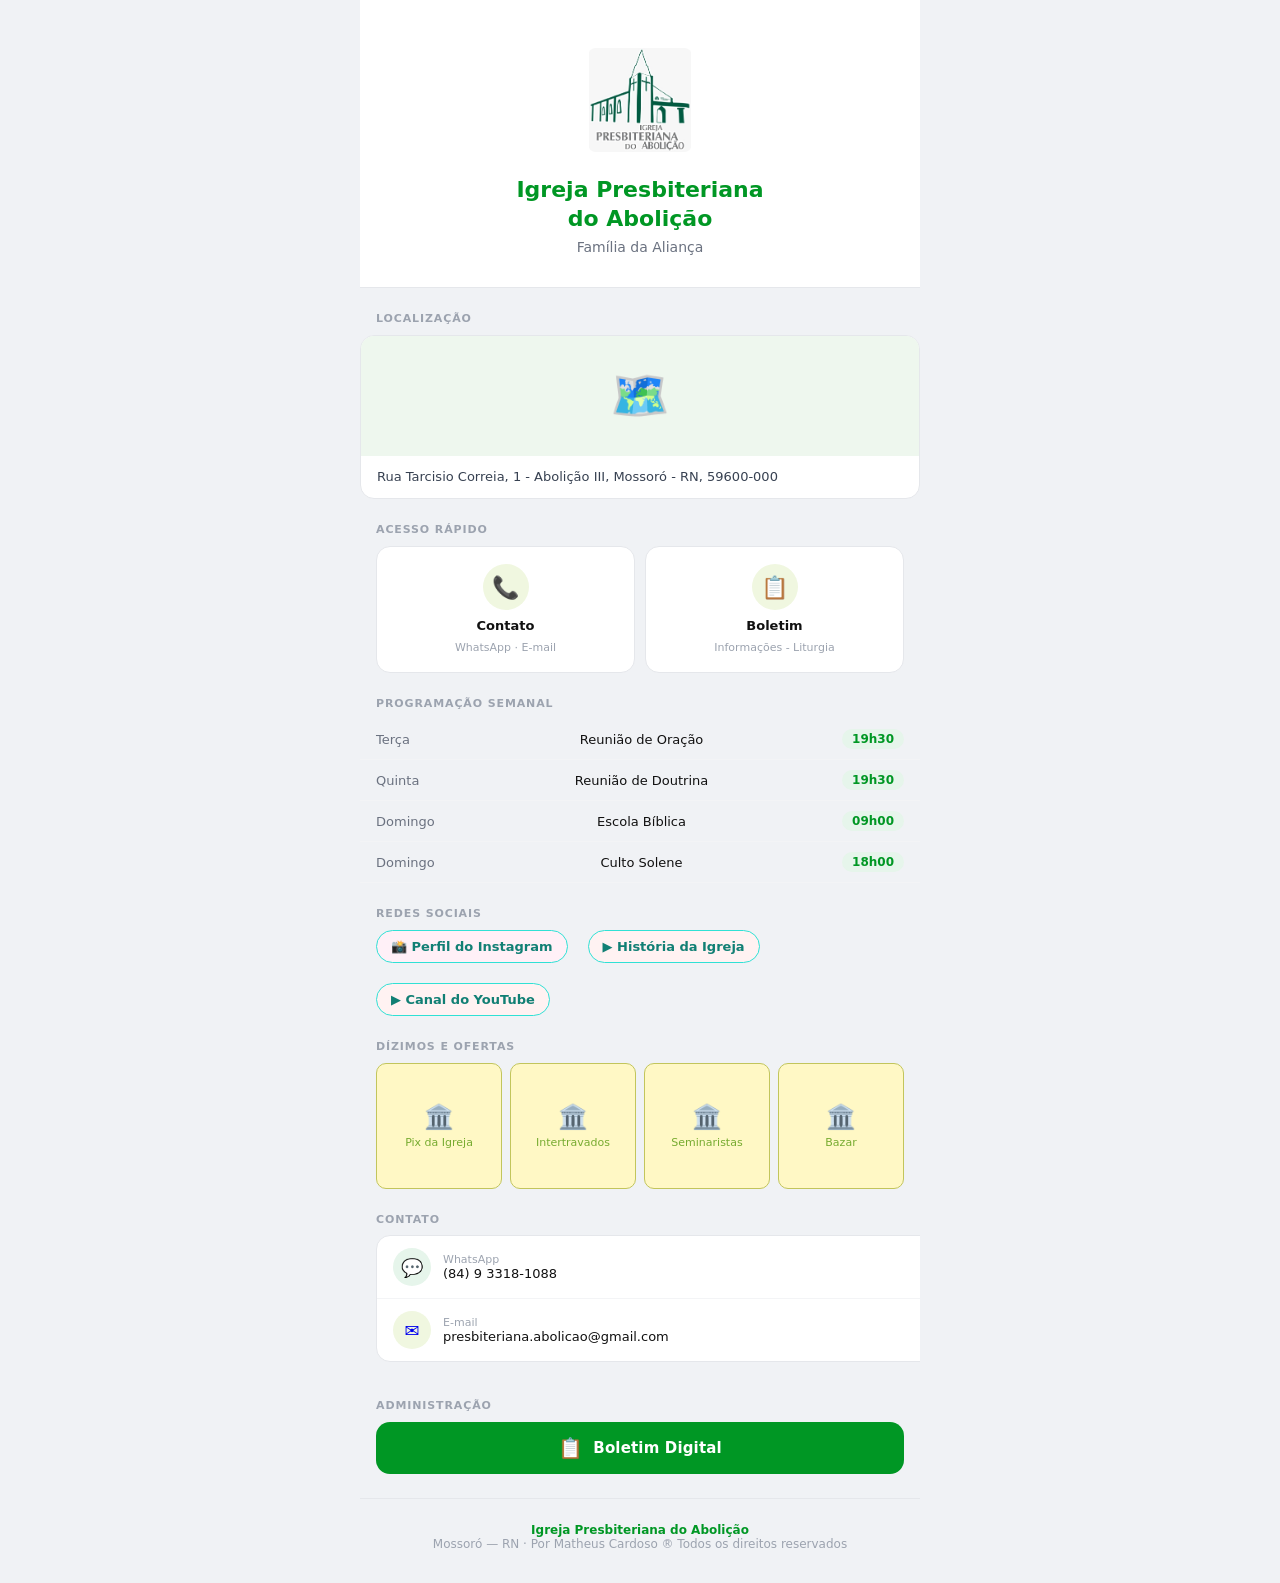
<file: index.html>
<!DOCTYPE html>
<html lang="pt-BR">
<head>
<meta charset="UTF-8">
<meta name="viewport" content="width=device-width, initial-scale=1.0">
<link rel="stylesheet" href="style.css">
<title>Igreja Presbiteriana do Abolição</title>
</head>
<body>

<!-- logo da igreja -->
<header class="logo">
    <img src="fotos/logo-verde.jpg" alt="Logo da Igreja Presbiteriana do Abolição">
        <h1>Igreja Presbiteriana<br>do Abolição</h1>
        <p>Família da Aliança</p>
    </header>

    <!-- vou trocar o versículo de posição com o mapa -->
    <!-- mapa -->
    <p class="section-label" id="mapa">Localização</p>
    <a class="map-card" href="https://maps.app.goo.gl/unHFGC5eE3q3Tww86" target="_blank">
        <div class="map-preview">🗺️</div>
        <div class="map-info">
        <div class="addr">Rua Tarcisio Correia, 1 - Abolição III, Mossoró - RN, 59600-000</div>
        </div>
    </a>
    <!-- versículo da semana 
    <div class="versiculo">
        <p>"Porque Deus amou o mundo de tal maneira que deu o seu Filho unigênito, para todo o que nele crê não pereça, mas tenha a vida eterna."</p>
        <span>João 3:16 - Versículo da semana</span>
    </div> -->

    <!-- acesso rápido -->
    <p class="section-label">Acesso rápido</p>
    <div class="grid-2">
        <!--<a class="action-card" href="#mapa">
            <div class="icon-wrap ic-g1">📍</div>
            <div class="title">Como chegar</div>
            <div class="sub">Ver endereço</div>
        </a>-->
        <a class="action-card" href="#contato">
            <div class="icon-wrap ic-g2">📞</div>
            <div class="title">Contato</div>
            <div class="sub">WhatsApp · E-mail</div>
        </a>
        <a class="action-card" href="#contato">
            <div class="icon-wrap ic-g2">📋</div>
            <div class="title">Boletim</div>
            <div class="sub">Informações - Liturgia</div>
        </a> 
    </div>

    <!-- programação -->
    <p class="section-label">Programação semanal</p>
    <div class="schedule-row">
        <span class="day">Terça</span>
        <span class="name">Reunião de Oração</span>
        <span class="time">19h30</span>
    </div>
    <div class="schedule-row">
        <span class="day">Quinta</span>
        <span class="name">Reunião de Doutrina</span>
        <span class="time">19h30</span>
    </div>
    <div class="schedule-row">
        <span class="day">Domingo</span>
        <span class="name">Escola Bíblica</span>
        <span class="time">09h00</span>
    </div>
    <div class="schedule-row">
        <span class="day">Domingo</span>
        <span class="name">Culto Solene</span>
        <span class="time">18h00</span>
    </div>
<!-- fim programação -->

<!-- redes sociais -->
<p class="section-label">Redes sociais</p>
<div class="social-row">
    <a class="social-btn s-ig" href="https://instagram.com/ipabolicao" target="_blank">📸 Perfil do Instagram</a>
    <a class="social-btn s-yt" href="https://youtu.be/ZlYee5wZZIo?si=OIgCRh3p3eL1TJXu" target="_blank">▶ História da Igreja</a>
    <a class="social-btn s-yt" href="https://www.youtube.com/@IgrejaPresbiterianadoAboli%C3%A7%C3%A3o" target="_blank">▶ Canal do YouTube </a>
    <!-- <a class="social-btn s-fb" href="https://facebook.com/SUAPAGINA" target="_blank">👤 Facebook</a> -->
</div>


<p class="section-label">Dízimos e Ofertas</p>
<div class="gallery">
    <div class="gal-item" onclick="document.getElementById('modal-pix').classList.add('open')">🏛️<span>Pix da Igreja</span></div>
    <div class="gal-item" onclick="document.getElementById('modal-pix').classList.add('open')">🏛️<span>Intertravados</span></div>
    <div class="gal-item" onclick="document.getElementById('modal-pix').classList.add('open')">🏛️<span>Seminaristas</span></div>
    <div class="gal-item" onclick="document.getElementById('modal-pix').classList.add('open')">🏛️<span>Bazar</span></div>
</div>

<!-- modal qr pix -->
<div class="modal-overlay" id="modal-pix" onclick="if(event.target===this)this.classList.remove('open')">
    <div class="modal-box">
        <h3>💚 Pix - Igreja Presbiteriana do Abolição</h3>
        <p>Escaneie o QR Code abaixo para contribuir</p>
        <img src="fotos/qr-code-pix.jpg" alt="QR Code Pix da Igreja">
        <button class="modal-close" onclick="document.getElementById('modal-pix').classList.remove('open')">Fechar</button>
    </div>
</div>

<!-- contato -->
<p class="section-label" id="contato">Contato</p>
<div class="contact-card">
    <a class="contact-row" href="https://wa.me/5584933181088" target="_blank">
        <div class="contact-icon ic-g1" style="background:#e6f5eb;">💬</div>
        <div class="info">
            <div class="label">WhatsApp</div>
            <div class="value">(84) 9 3318-1088</div>
        </div>
    </a>
    <a class="contact-row" href="mailto:presbiteriana.abolicao@gmail.com">
        <div class="contact-icon ic-g2" style="background:#f0f7e0;">✉️</div>
    <div class="info">
      <div class="label">E-mail</div>
      <div class="value">presbiteriana.abolicao@gmail.com</div>
    </div>
  </a>
</div>
 
<!-- botão gerador de boletim -->
<p class="section-label"><br>Administração</p>
<a class="btn-gerador" href="gerador_5.html" target="_blank">
    <span class="icon">📋</span> Boletim Digital </a>

<footer>
  <strong>Igreja Presbiteriana do Abolição</strong><br>
  Mossoró — RN · Por Matheus Cardoso ® Todos os direitos reservados
</footer>
 
</body>
</html>
</file>
<file: style.css>
:root {
    --g1: #009724;
    --g2: #77ab30;
    --g3: #c2c55c;
    --g4: #fee093;
    --g5: #fff8c5;
}
* { box-sizing: border-box; margin: 0; padding: 0; }
body {
    font-family: system-ui, -apple-system, BlinkMacSystemFont, 'Segoe UI', Roboto, sans-serif;
    background: #f9fafb;
    color: #111;
}

/* logo */
.logo {
  background: #ffffff;
  border-bottom: 1px solid #e5e7eb;
  padding: 2.5rem 1.5rem 2rem;
  text-align: center;
  display: flex;
  flex-direction: column;
  align-items: center;
}

.logo img {
    width: 120px;
    height: 120px;
    object-fit: contain;
    background: #ffffff;
    border-radius: 16px;
    padding: 8px;
  margin: 0 0 1rem 0;
  display: block;
}

.logo h1 {
    font-size: 22px;
    font-weight: 600;
    color: var(--g1);
    line-height: 1.3;
}

.logo p {
    font-size: 14px;
    color: #6b7280;
    margin-top: 6px;
}

/* section label */
.section-label {
    font-size: 11px;
    font-weight: 600;
    letter-spacing: 0.08em;
    text-transform: uppercase;
    color: #9ca3af;
    padding: 0 1rem;
    margin: 1.5rem 0 0.6rem;
}

/* acesso rápido */
.grid-2 {
    display: grid;
    grid-template-columns: 1fr 1fr;
    gap: 10px;
    padding: 0 1rem;
}

.grid-3 {
    display: grid;
    grid-template-columns: 1fr 1fr 1fr;
    gap: 10px;
    padding: 0 1rem;
}

.action-card {
    background: #fff;
    border: 1px solid #e5e7eb;
    border-radius: 14px;
    padding: 1.1rem 0.75rem;
    text-align: center;
    cursor: pointer;
    text-decoration: none;
    display: flex;
    flex-direction: column;
    align-items: center;
    gap: 8px;
    transition: border-color 0.15s, box-shadow 0.15;
}

.action-card:hover {
    border-color: var(--g2);
    box-shadow: 0 2px 8px rgba(0, 151, 36, 0.1);
}

.icon-wrap {
    width: 46px;
    height: 46px;
    border-radius: 50%;
    display: flex;
    align-items: center;
    justify-content: center;
    font-size: 22px;
}

.ic-g1 { background: #e6f5eb; }
.ic-g2 { background: #f0f7e0; }
.ic-y  { background: #fffbe8; }
.ic-b  { background: #e8f4ff; }

.action-card .title { font-size: 13px; font-weight: 600; color: #111; }

.action-card .sub   { font-size: 11px; color: #9ca3af; }

/* schedule */
.schedule {
    margin: 0 1rem;
    background: #fff;
    border: 1px solid #080808;
    border-radius: 14px;
    overflow: hidden;
  }
  .schedule-header {
    background: var(--g1);
    color: #fff;
    padding: 0.75rem 1rem;
    font-size: 14px;
    font-weight: 600;
    display: flex;
    align-items: center;
    gap: 8px;
  }
  .schedule-row {
    display: flex;
    justify-content: space-between;
    align-items: center;
    padding: 10px 1rem;
    border-bottom: 1px solid #f3f4f6;
    font-size: 13px;
  }
  .schedule-row:last-child { border-bottom: none; }
  .schedule-row .day { color: #6b7280; min-width: 65px; }
  .schedule-row .name { color: #111; flex: 1; text-align: center; }
  .schedule-row .time {
    background: #e6f5eb;
    color: var(--g1);
    font-weight: 600;
    font-size: 12px;
    padding: 3px 10px;
    border-radius: 20px;
  }
 
  /* ── redes sociais ── */
  .social-row {
    display: flex;
    gap: 20px;
    padding: 0 1rem;
    flex-wrap: wrap;
  }
  .social-btn {
    display: flex;
    align-items: center;
    gap: 7px;
    padding: 8px 14px;
    border-radius: 20px;
    font-size: 13px;
    font-weight: 600;
    border: 1.5px solid;
    text-decoration: none;
    transition: opacity 0.15s;
  }
  .social-btn:hover { opacity: 0.75; }
  .s-ig  { background: #fff0f7; border-color: #30e1d5; color: #117f74; }
  .s-yt  { background: #fff2f2; border-color: #30e1d5; color: #117f74; }
  .s-fb  { background: #eef3ff; border-color: #30e1d5; color: #117f74; }
 
  /* ── localização ── */
  .map-card {
    margin: 0 0rem;
    background: #fff;
    border: 1px solid #e5e7eb;
    border-radius: 14px;
    overflow: hidden;
    text-decoration: none;
    display: block;
    transition: box-shadow 0.15s;
  }
  .map-card:hover { box-shadow: 0 2px 8px rgba(0,151,36,0.1); }
  .map-preview {
    background: #eef7ee;
    height: 120px;
    display: flex;
    align-items: center;
    justify-content: center;
    font-size: 48px;
  }
  .map-info {
    padding: 0.85rem 1rem;
    display: flex;
    align-items: center;
    justify-content: space-between;
  }
  .map-info .addr { font-size: 13px; color: #374151; font-weight: 500; }
  .map-info .cta  { font-size: 12px; color: var(--g1); font-weight: 600; }
 
  /* ── galeria ── */
  .gallery {
    display: grid;
    grid-template-columns: repeat(3, 1fr);
    gap: 8px;
    padding: 0 1rem;
  }
  .gal-item {
    aspect-ratio: 1;
    background: var(--g5);
    border: 1px solid var(--g3);
    border-radius: 10px;
    display: flex;
    align-items: center;
    justify-content: center;
    flex-direction: column;
    gap: 5px;
    font-size: 24px;
    cursor: pointer;
    transition: background 0.15s;
  }
  .gal-item:hover { background: #d4edda; }
  .gal-item span { font-size: 11px; color: var(--g2); }
 
  /* ── contato ── */
  .contact-card {
    margin: 0 1rem;
    background: #fff;
    border: 1px solid #e5e7eb;
    border-radius: 14px;
    overflow: hidden;
  }
  .contact-row {
    display: flex;
    align-items: center;
    gap: 12px;
    padding: 12px 1rem;
    border-bottom: 1px solid #f3f4f6;
    text-decoration: none;
    transition: background 0.15s;
  }
  .contact-row:last-child { border-bottom: none; }
  .contact-row:hover { background: #f9fafb; }
  .contact-icon {
    width: 38px; height: 38px;
    border-radius: 50%;
    display: flex; align-items: center; justify-content: center;
    font-size: 18px;
    flex-shrink: 0;
  }
  .contact-row .info .label { font-size: 11px; color: #9ca3af; }
  .contact-row .info .value { font-size: 13px; color: #111; font-weight: 500; }
 
  /* ── footer ── */
  footer {
    text-align: center;
    font-size: 12px;
    color: #9ca3af;
    padding: 1.5rem 1rem 2rem;
    margin-top: 1.5rem;
    border-top: 1px solid #e5e7eb;
  }
  footer strong { color: var(--g1); }
 
  @media (min-width: 480px) {
    .grid-3 { grid-template-columns: repeat(3, 1fr); }
    .gallery { grid-template-columns: repeat(4, 1fr); }
    .hero img { width: 140px; height: 140px; }
    .hero h1 { font-size: 26px; }
  }
  @media (min-width: 700px) {
    body { max-width: 560px; margin: 0 auto; background: #f0f2f5; }
    .hero { border-radius: 0 0 16px 16px; }
  }

  /* viewport mobile */
  html, body {
    width: 100%;
    min-height: 100vh;
    overflow-x: hidden;
  }

  .logo, .versiculo, .section-label, .grid-2, .grid-3, .schedule, .social-row, .gallery, .map-card, .contact-card, footer {
    width: 100%;
    max-width: 100%;
  }

  /* wrapper do mapa com padding lateral */
  .map-wrapper {
    padding: 0 1rem;
  }

  /* botão do boletim */
  .btn-gerador {
    display: flex;
    align-items: center;
    justify-content: center;
    gap: 10px;
    margin: 0 1rem;
    padding: 14px 1rem;
    background: var(--g1);
    color: #fff;
    border: none;
    border-radius: 14px;
    font-size: 15px;
    font-weight: 700;
    cursor: pointer;
    width: calc(100% - 2rem);
    text-decoration: none;
    transition: background 0.15s, box-shadow 0.15s;
    letter-spacing: 0.01rem;
  }

  .btn-gerador:hover {
    background: #007a1e;
    box-shadow: 0 4px 14px rgba(0, 151, 36, 0.25);
  }

  .btn-gerador .icon { font-size: 20px; }

  /* modal do qr code pix */
  .modal-overlay {
    display: none;
    position: fixed;
    inset: 0;
    background: rgba(0,0,0,0.55);
    z-index: 999;
    align-items: center;
    justify-content: center;
  }

  .modal-overlay.open { display: flex; }
  .modal-box {
    background: #fff;
    border-radius: 20px;
    padding: 1.5rem 1.25rem;
    max-width: 320px;
    width: 90%;
    text-align: center;
    box-shadow: 0 8px 30px rgba(0,0,0,0.2);
    animation: pop 0.2s ease;
  }

  @keyframes pop {
    from { transform: scale(0.9); opacity: 0; }
    to { transform: scale(1); opacity: 1; }
  }

  .modal-box h3{
    color: var(--g1);
    font-size: 16px;
    margin-bottom: 0.5rem;
  }

  .modal-box p { font-size: 13px; color: #6b7280; margin-bottom: 1rem; }

  .modal-box img {
    width: 200px; height: 200px;
    object-fit: contain;
    margin: 0 auto 1rem;
    border-radius: 10px;
    border: 1px solid #e5e7eb;
  }

  .modal-close {
    margin-top: 0.25rem;
    background: #f3f5f6;
    border: none;
    border-radius: 10px;
    padding: 10px 24px;
    font-size: 14px;
    font-weight: 600;
    color: #374151;
    cursor: pointer;
  }

  .modal-close:hover { background: #e5e7eb; }
  

/* ajustes responsivos e imagens */
img { max-width: 100%; height: auto; display: block;  }

@media (max-width: 479px) {
  .logo { padding: 1.5rem 1rem; }
  .logo img { width: 88px; height: 88px; }
  .logo h1 { font-size: 18px; }
  .grid-2 { grid-template-columns: 1fr; }
  .grid-3 { grid-template-columns: repeat(2, 1fr); }
  .gallery { grid-template-columns: repeat(2, 1fr); gap: 8px; }
  .map-preview { height: 100px; font-size: 40px; }
  .schedule-row .day { min-width: 55px; }
  .action-card { padding: 0.9rem; }
  .contact-card, .map-card, .action-card { margin: 0 0.5rem; }
  body { padding-bottom: 1rem; }
}
</file>
